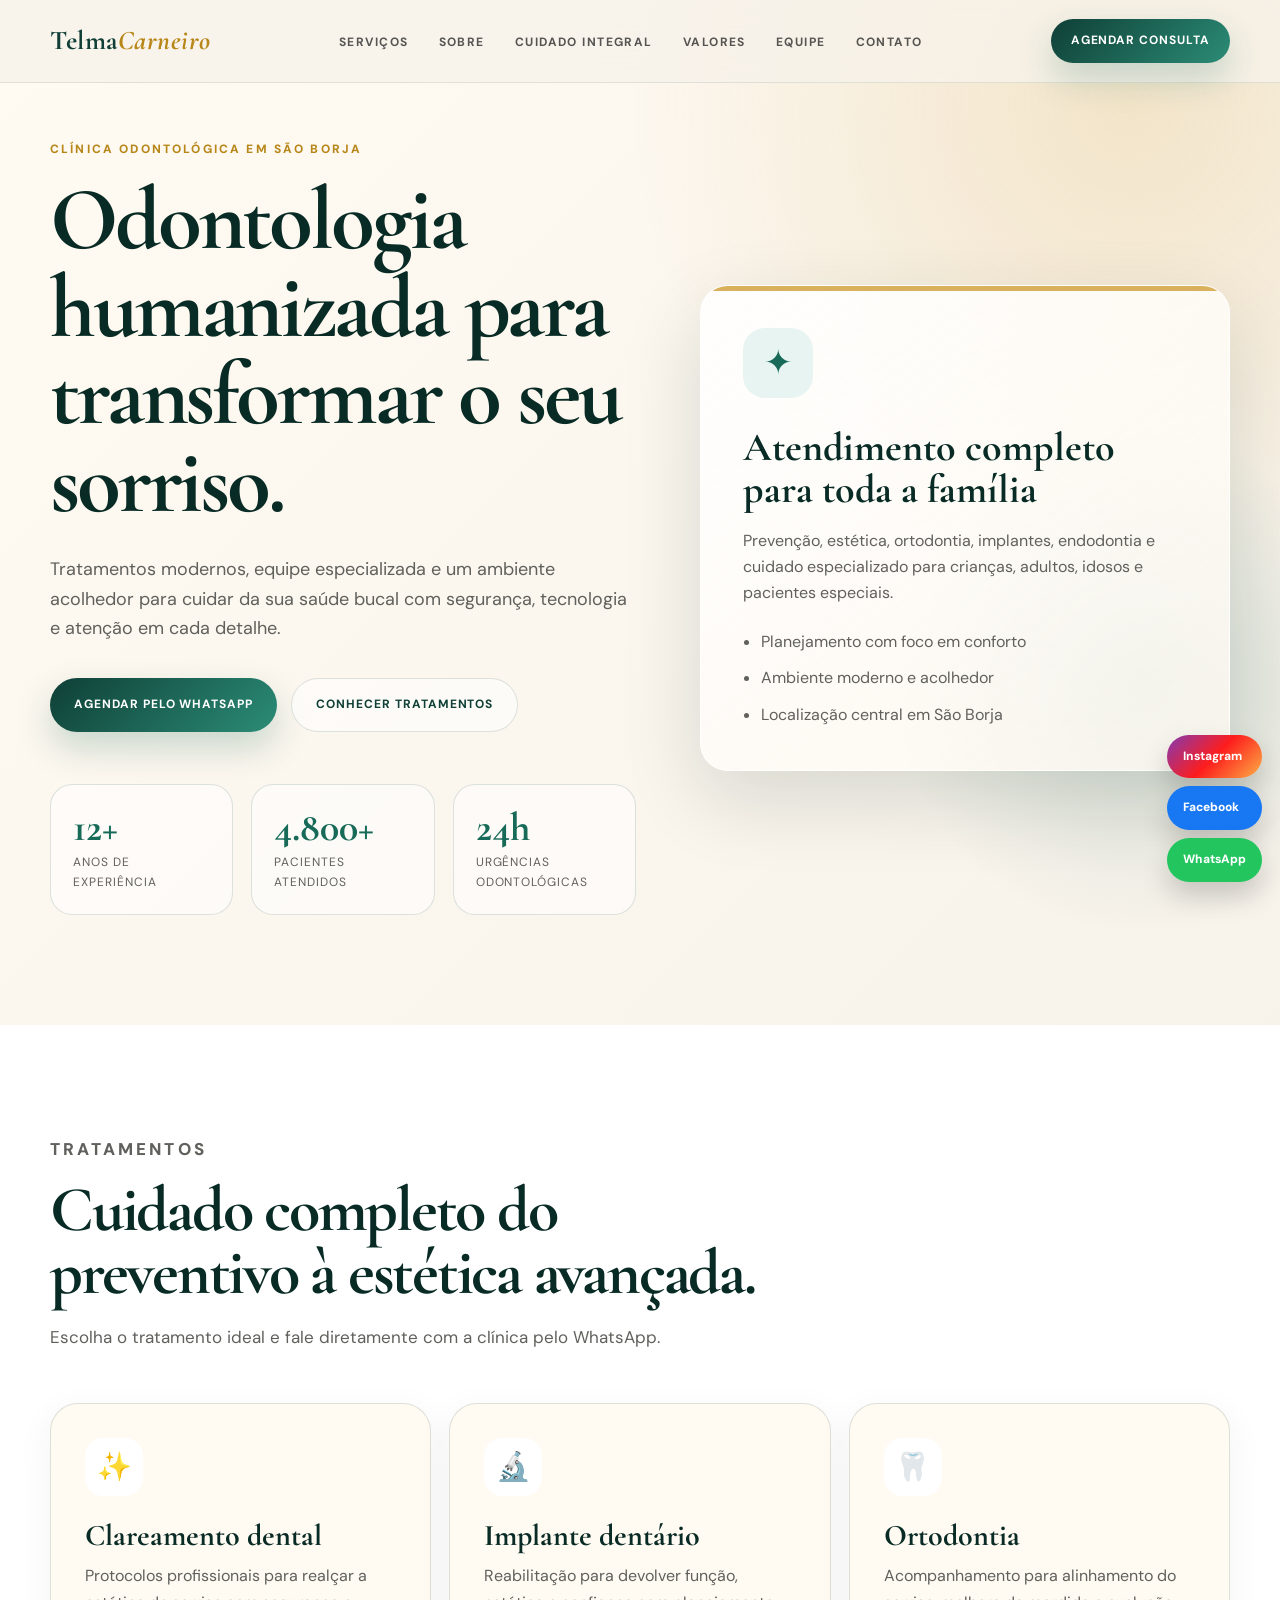
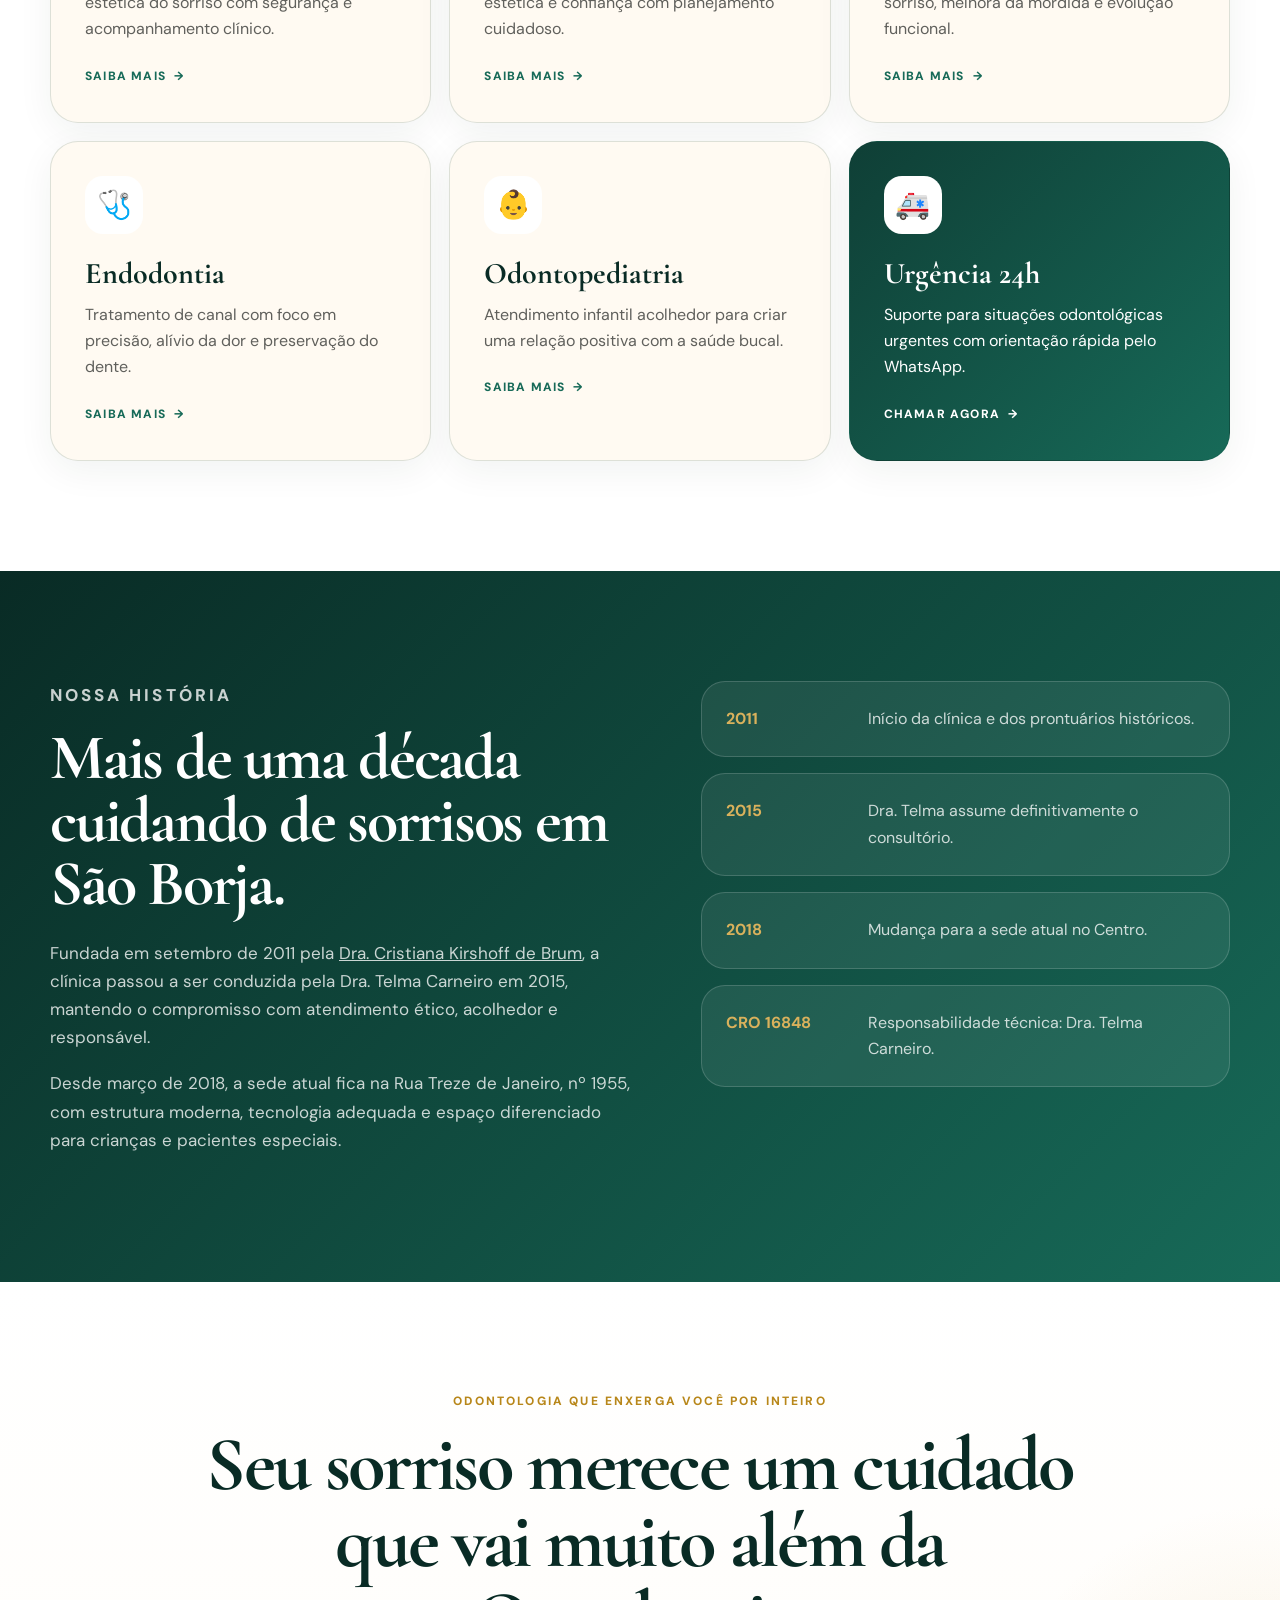
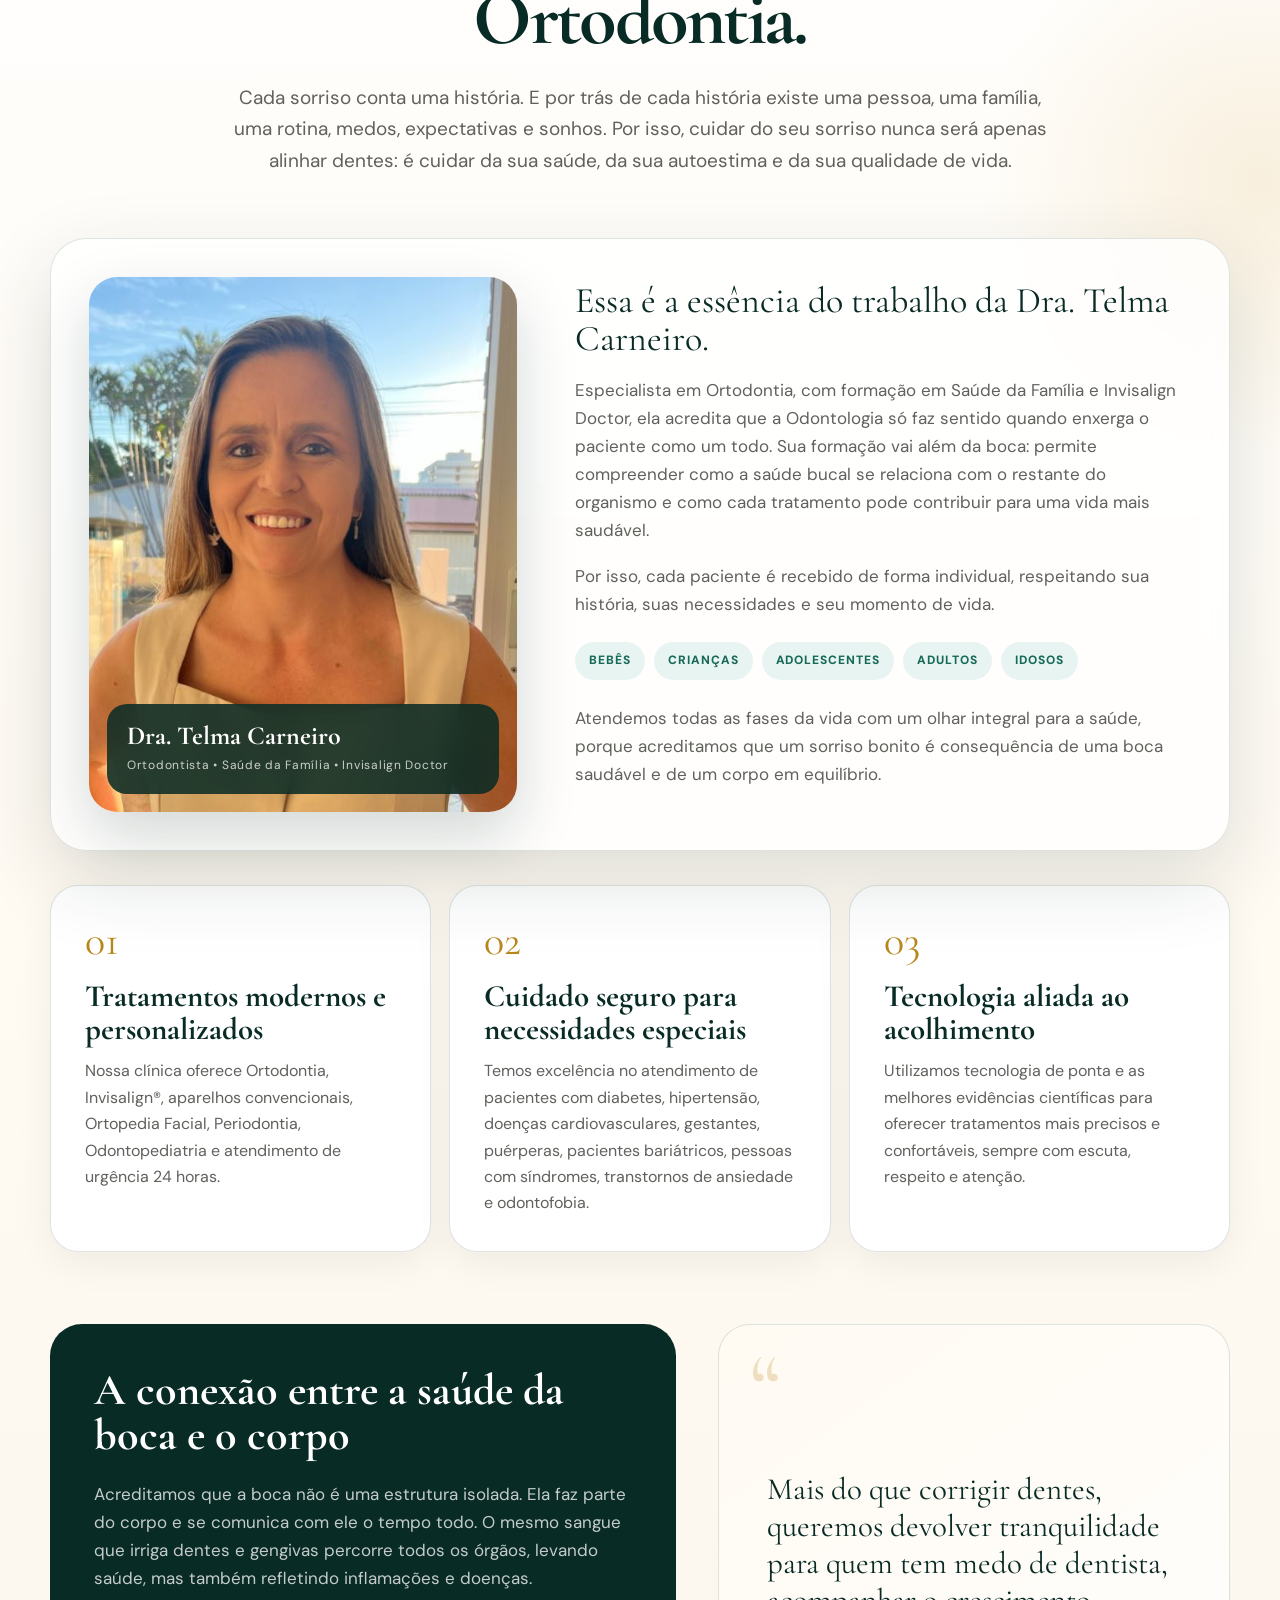
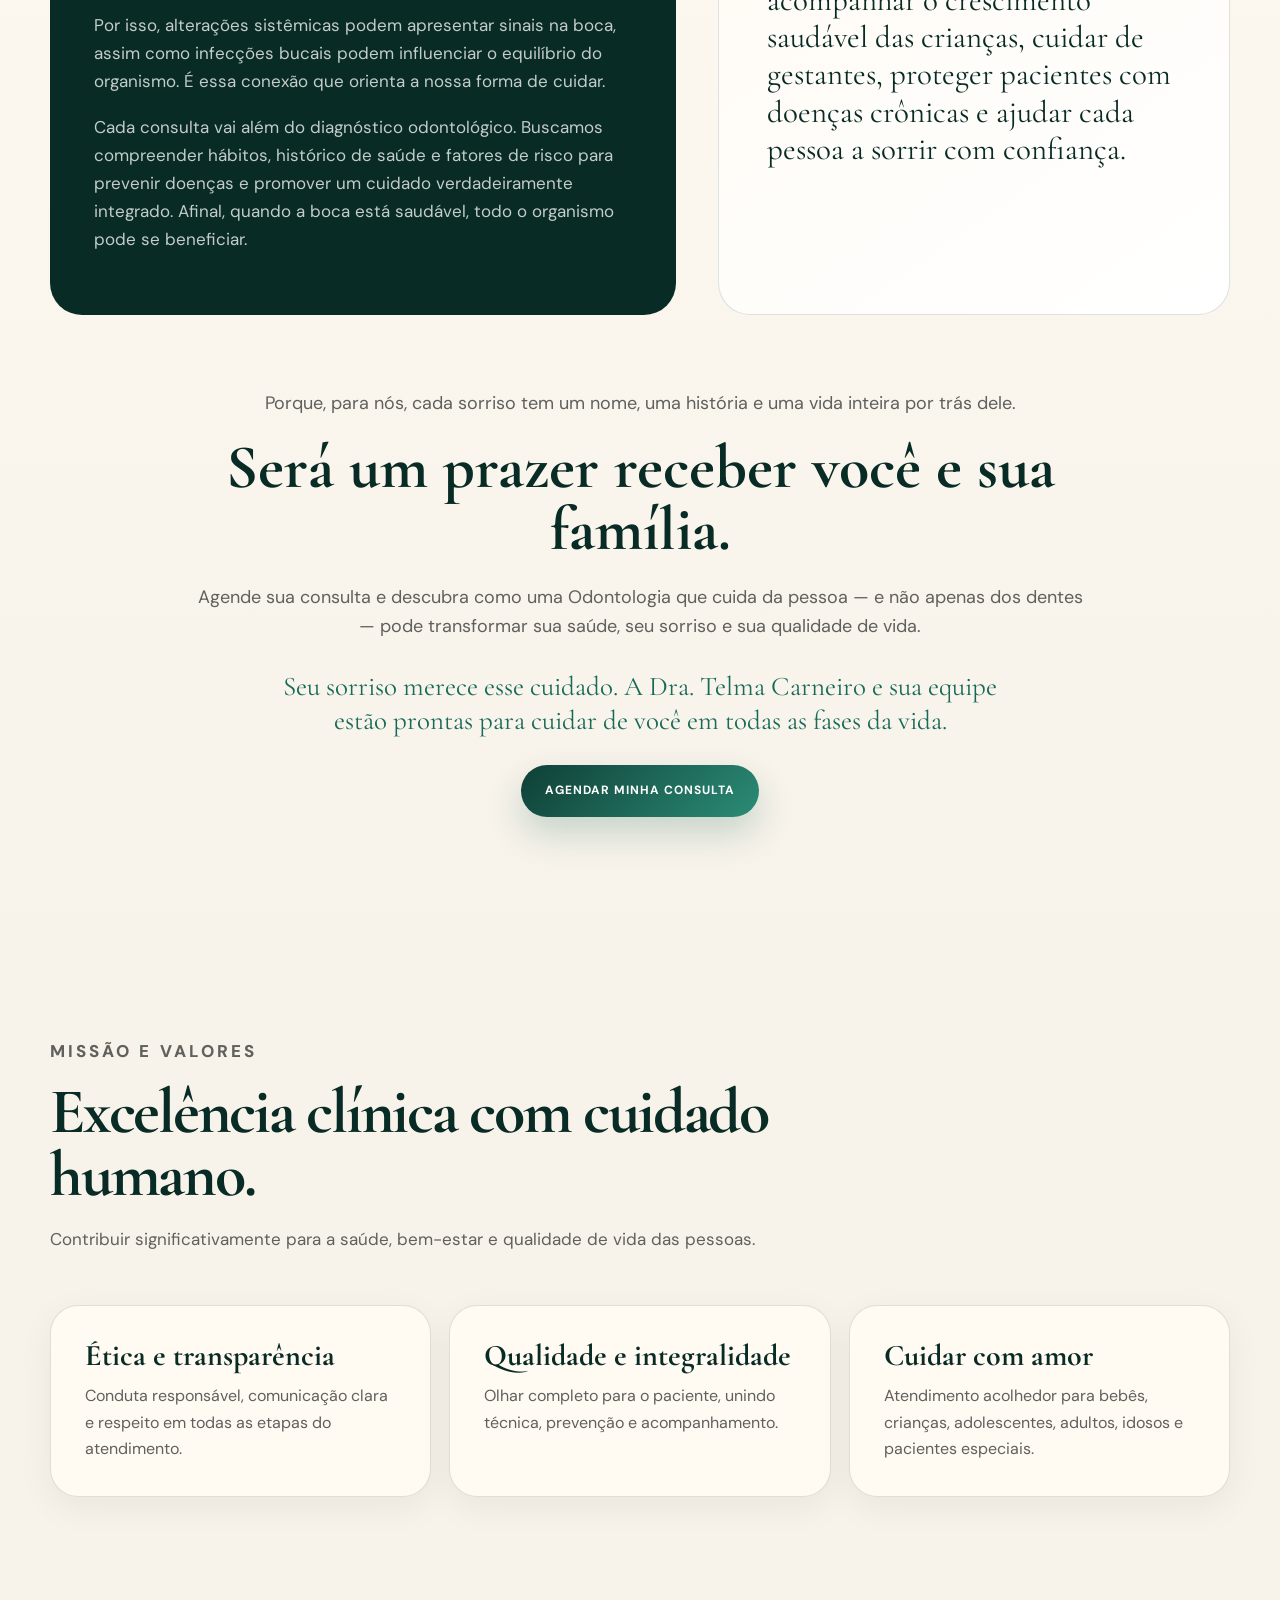
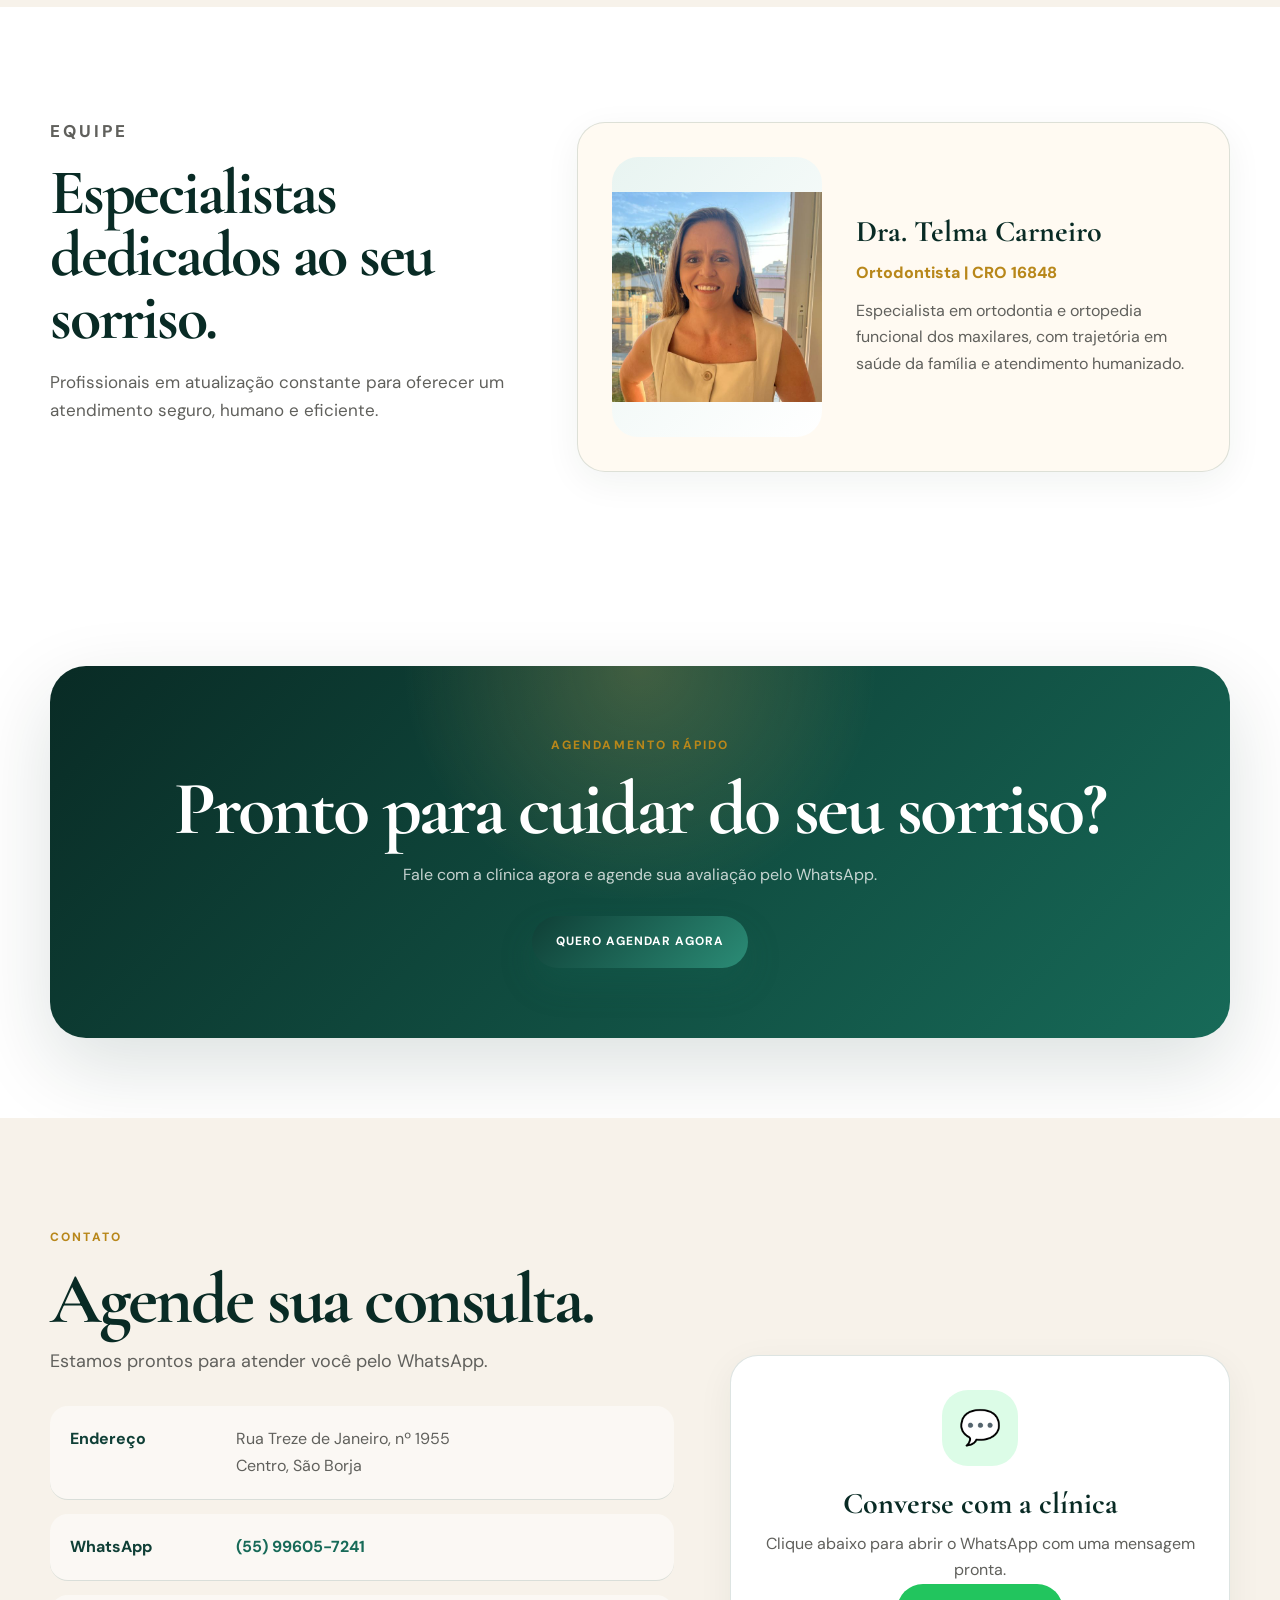
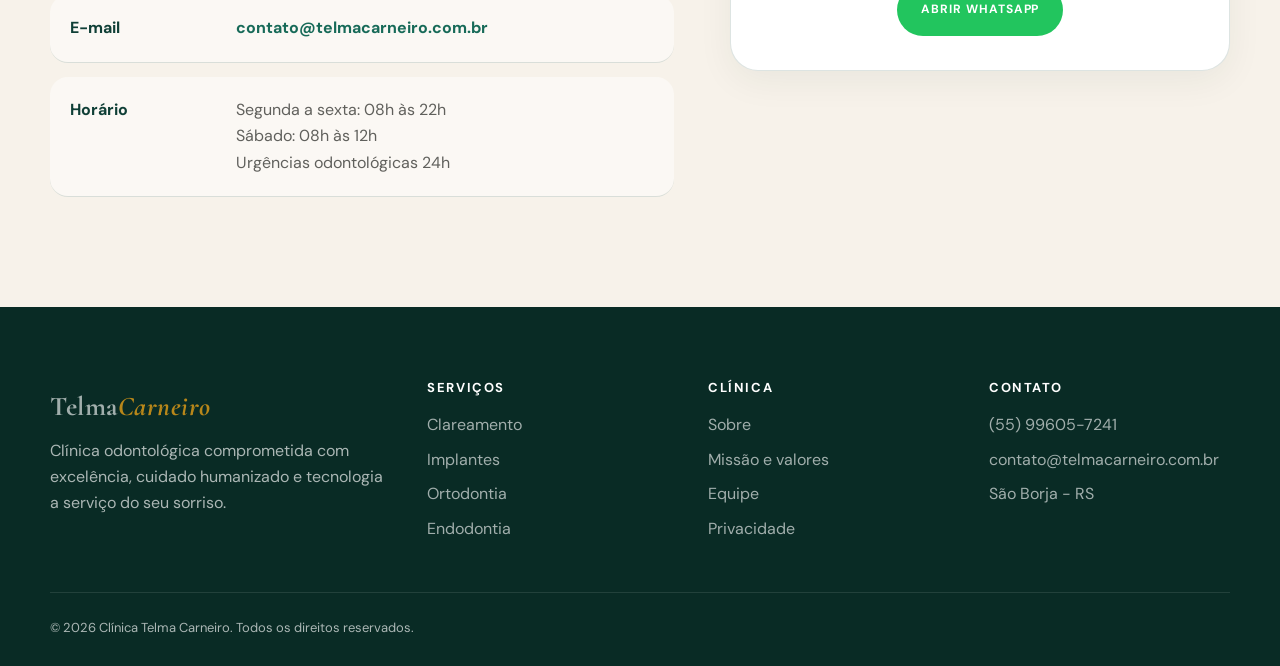
<file: index.html>
<!DOCTYPE html>
<html lang="pt-BR">
<head>
  <meta charset="UTF-8">
  <meta name="viewport" content="width=device-width, initial-scale=1.0">
  <meta name="description" content="Clínica Telma Carneiro em São Borja. Odontologia humanizada, ortodontia, implantes, clareamento, endodontia e atendimento familiar com urgência odontológica 24h.">
  <meta name="theme-color" content="#0f3f36">
  <title>Clínica Telma Carneiro | Odontologia Premium em São Borja</title>
  <link rel="preconnect" href="https://fonts.googleapis.com">
  <link rel="preconnect" href="https://fonts.gstatic.com" crossorigin>
  <link href="https://fonts.googleapis.com/css2?family=Cormorant+Garamond:ital,wght@0,500;0,600;0,700;1,600&family=DM+Sans:wght@400;500;600;700&display=swap" rel="stylesheet">
  <link rel="stylesheet" href="style.css">
</head>
<body>
  <a class="skip-link" href="#conteudo">Pular para o conteúdo</a>

  <header class="site-header" data-header>
    <nav class="navbar" aria-label="Navegação principal">
      <a href="#inicio" class="brand" aria-label="Clínica Telma Carneiro">
        Telma<span>Carneiro</span>
      </a>

      <button class="menu-toggle" type="button" aria-label="Abrir menu" aria-expanded="false" aria-controls="navLinks" data-menu-toggle>
        <span></span><span></span><span></span>
      </button>

      <ul class="nav-links" id="navLinks" data-nav-links>
        <li><a href="#servicos">Serviços</a></li>
        <li><a href="#sobre">Sobre</a></li>
        <li><a href="#cuidado">Cuidado integral</a></li>
        <li><a href="#valores">Valores</a></li>
        <li><a href="#equipe">Equipe</a></li>
        <li><a href="#contato">Contato</a></li>
      </ul>

      <a class="nav-cta" href="https://wa.me/5555996057241?text=Ol%C3%A1!%20Gostaria%20de%20agendar%20uma%20avalia%C3%A7%C3%A3o%20na%20Cl%C3%ADnica%20Telma%20Carneiro." target="_blank" rel="noopener">Agendar consulta</a>
    </nav>
  </header>

  <main id="conteudo">
    <section class="hero section" id="inicio">
      <div class="container hero-grid">
        <div class="hero-copy reveal">
          <p class="eyebrow">Clínica odontológica em São Borja</p>
          <h1>Odontologia humanizada para transformar o seu sorriso.</h1>
          <p class="hero-subtitle">Tratamentos modernos, equipe especializada e um ambiente acolhedor para cuidar da sua saúde bucal com segurança, tecnologia e atenção em cada detalhe.</p>
          <div class="actions">
            <a class="btn btn-primary" href="https://wa.me/5555996057241?text=Ol%C3%A1!%20Gostaria%20de%20agendar%20uma%20avalia%C3%A7%C3%A3o%20na%20Cl%C3%ADnica%20Telma%20Carneiro." target="_blank" rel="noopener">Agendar pelo WhatsApp</a>
            <a class="btn btn-ghost" href="#servicos">Conhecer tratamentos</a>
          </div>
          <dl class="hero-stats" aria-label="Indicadores da clínica">
            <div><dt>12+</dt><dd>Anos de experiência</dd></div>
            <div><dt>4.800+</dt><dd>Pacientes atendidos</dd></div>
            <div><dt>24h</dt><dd>Urgências odontológicas</dd></div>
          </dl>
        </div>

        <aside class="hero-card reveal reveal-delay-1" aria-label="Destaques da clínica">
          <div class="hero-card-icon">✦</div>
          <h2>Atendimento completo para toda a família</h2>
          <p>Prevenção, estética, ortodontia, implantes, endodontia e cuidado especializado para crianças, adultos, idosos e pacientes especiais.</p>
          <ul>
            <li>Planejamento com foco em conforto</li>
            <li>Ambiente moderno e acolhedor</li>
            <li>Localização central em São Borja</li>
          </ul>
        </aside>
      </div>
    </section>

    <section class="section services" id="servicos">
      <div class="container">
        <div class="section-heading reveal">
          <p class="eyebrow">Tratamentos</p>
          <h2>Cuidado completo do preventivo à estética avançada.</h2>
          <p>Escolha o tratamento ideal e fale diretamente com a clínica pelo WhatsApp.</p>
        </div>

        <div class="card-grid services-grid">
          <article class="service-card reveal">
            <span class="service-icon">✨</span>
            <h3>Clareamento dental</h3>
            <p>Protocolos profissionais para realçar a estética do sorriso com segurança e acompanhamento clínico.</p>
            <a href="https://wa.me/5555996057241?text=Ol%C3%A1!%20Tenho%20interesse%20em%20clareamento%20dental." target="_blank" rel="noopener">Saiba mais</a>
          </article>
          <article class="service-card reveal reveal-delay-1">
            <span class="service-icon">🔬</span>
            <h3>Implante dentário</h3>
            <p>Reabilitação para devolver função, estética e confiança com planejamento cuidadoso.</p>
            <a href="https://wa.me/5555996057241?text=Ol%C3%A1!%20Gostaria%20de%20informa%C3%A7%C3%B5es%20sobre%20implantes%20dent%C3%A1rios." target="_blank" rel="noopener">Saiba mais</a>
          </article>
          <article class="service-card reveal reveal-delay-2">
            <span class="service-icon">🦷</span>
            <h3>Ortodontia</h3>
            <p>Acompanhamento para alinhamento do sorriso, melhora da mordida e evolução funcional.</p>
            <a href="https://wa.me/5555996057241?text=Ol%C3%A1!%20Quero%20saber%20mais%20sobre%20ortodontia." target="_blank" rel="noopener">Saiba mais</a>
          </article>
          <article class="service-card reveal">
            <span class="service-icon">🩺</span>
            <h3>Endodontia</h3>
            <p>Tratamento de canal com foco em precisão, alívio da dor e preservação do dente.</p>
            <a href="https://wa.me/5555996057241?text=Ol%C3%A1!%20Preciso%20de%20informa%C3%A7%C3%B5es%20sobre%20tratamento%20de%20canal." target="_blank" rel="noopener">Saiba mais</a>
          </article>
          <article class="service-card reveal reveal-delay-1">
            <span class="service-icon">👶</span>
            <h3>Odontopediatria</h3>
            <p>Atendimento infantil acolhedor para criar uma relação positiva com a saúde bucal.</p>
            <a href="https://wa.me/5555996057241?text=Ol%C3%A1!%20Tenho%20interesse%20em%20atendimento%20odontopedi%C3%A1trico." target="_blank" rel="noopener">Saiba mais</a>
          </article>
          <article class="service-card service-card-featured reveal reveal-delay-2">
            <span class="service-icon">🚑</span>
            <h3>Urgência 24h</h3>
            <p>Suporte para situações odontológicas urgentes com orientação rápida pelo WhatsApp.</p>
            <a href="https://wa.me/5555996057241?text=Ol%C3%A1!%20Preciso%20de%20atendimento%20odontol%C3%B3gico%20de%20urg%C3%AAncia." target="_blank" rel="noopener">Chamar agora</a>
          </article>
        </div>
      </div>
    </section>

    <section class="section about" id="sobre">
      <div class="container split-grid">
        <div class="reveal">
          <p class="eyebrow">Nossa história</p>
          <h2>Mais de uma década cuidando de sorrisos em São Borja.</h2>
          <p>Fundada em setembro de 2011 pela <a href="https://www.escavador.com/sobre/378392087/cristiana-kirchof-de-brum">Dra. Cristiana Kirshoff de Brum</a>, a clínica passou a ser conduzida pela Dra. Telma Carneiro em 2015, mantendo o compromisso com atendimento ético, acolhedor e responsável.</p>
          <p>Desde março de 2018, a sede atual fica na Rua Treze de Janeiro, nº 1955, com estrutura moderna, tecnologia adequada e espaço diferenciado para crianças e pacientes especiais.</p>
        </div>
        <div class="timeline reveal reveal-delay-1">
          <div><strong>2011</strong><span>Início da clínica e dos prontuários históricos.</span></div>
          <div><strong>2015</strong><span>Dra. Telma assume definitivamente o consultório.</span></div>
          <div><strong>2018</strong><span>Mudança para a sede atual no Centro.</span></div>
          <div><strong>CRO 16848</strong><span>Responsabilidade técnica: Dra. Telma Carneiro.</span></div>
        </div>
      </div>
    </section>

    <section class="section integral-care" id="cuidado">
      <div class="container">
        <header class="care-intro reveal">
          <p class="eyebrow">Odontologia que enxerga você por inteiro</p>
          <h2>Seu sorriso merece um cuidado que vai muito além da Ortodontia.</h2>
          <p class="care-lead">Cada sorriso conta uma história. E por trás de cada história existe uma pessoa, uma família, uma rotina, medos, expectativas e sonhos. Por isso, cuidar do seu sorriso nunca será apenas alinhar dentes: é cuidar da sua saúde, da sua autoestima e da sua qualidade de vida.</p>
        </header>

        <div class="care-feature reveal reveal-delay-1">
          <div class="care-photo-wrap">
            <img src="Dra.png" alt="Dra. Telma Carneiro sorrindo" class="care-photo">
            <div class="care-photo-caption">
              <strong>Dra. Telma Carneiro</strong>
              <span>Ortodontista • Saúde da Família • Invisalign Doctor</span>
            </div>
          </div>

          <div class="care-story">
            <p class="care-kicker">Essa é a essência do trabalho da Dra. Telma Carneiro.</p>
            <p>Especialista em Ortodontia, com formação em Saúde da Família e Invisalign Doctor, ela acredita que a Odontologia só faz sentido quando enxerga o paciente como um todo. Sua formação vai além da boca: permite compreender como a saúde bucal se relaciona com o restante do organismo e como cada tratamento pode contribuir para uma vida mais saudável.</p>
            <p>Por isso, cada paciente é recebido de forma individual, respeitando sua história, suas necessidades e seu momento de vida.</p>
            <div class="care-tags" aria-label="Públicos atendidos">
              <span>Bebês</span><span>Crianças</span><span>Adolescentes</span><span>Adultos</span><span>Idosos</span>
            </div>
            <p>Atendemos todas as fases da vida com um olhar integral para a saúde, porque acreditamos que um sorriso bonito é consequência de uma boca saudável e de um corpo em equilíbrio.</p>
          </div>
        </div>

        <div class="care-grid">
          <article class="care-panel reveal">
            <span class="care-number">01</span>
            <h3>Tratamentos modernos e personalizados</h3>
            <p>Nossa clínica oferece Ortodontia, Invisalign®, aparelhos convencionais, Ortopedia Facial, Periodontia, Odontopediatria e atendimento de urgência 24 horas.</p>
          </article>
          <article class="care-panel reveal reveal-delay-1">
            <span class="care-number">02</span>
            <h3>Cuidado seguro para necessidades especiais</h3>
            <p>Temos excelência no atendimento de pacientes com diabetes, hipertensão, doenças cardiovasculares, gestantes, puérperas, pacientes bariátricos, pessoas com síndromes, transtornos de ansiedade e odontofobia.</p>
          </article>
          <article class="care-panel reveal reveal-delay-2">
            <span class="care-number">03</span>
            <h3>Tecnologia aliada ao acolhimento</h3>
            <p>Utilizamos tecnologia de ponta e as melhores evidências científicas para oferecer tratamentos mais precisos e confortáveis, sempre com escuta, respeito e atenção.</p>
          </article>
        </div>

        <div class="care-editorial">
          <div class="care-editorial-main reveal">
            <h3>A conexão entre a saúde da boca e o corpo</h3>
            <p>Acreditamos que a boca não é uma estrutura isolada. Ela faz parte do corpo e se comunica com ele o tempo todo. O mesmo sangue que irriga dentes e gengivas percorre todos os órgãos, levando saúde, mas também refletindo inflamações e doenças.</p>
            <p>Por isso, alterações sistêmicas podem apresentar sinais na boca, assim como infecções bucais podem influenciar o equilíbrio do organismo. É essa conexão que orienta a nossa forma de cuidar.</p>
            <p>Cada consulta vai além do diagnóstico odontológico. Buscamos compreender hábitos, histórico de saúde e fatores de risco para prevenir doenças e promover um cuidado verdadeiramente integrado. Afinal, quando a boca está saudável, todo o organismo pode se beneficiar.</p>
          </div>

          <aside class="care-quote reveal reveal-delay-1">
            <span class="quote-mark">“</span>
            <blockquote>Mais do que corrigir dentes, queremos devolver tranquilidade para quem tem medo de dentista, acompanhar o crescimento saudável das crianças, cuidar de gestantes, proteger pacientes com doenças crônicas e ajudar cada pessoa a sorrir com confiança.</blockquote>
          </aside>
        </div>

        <div class="care-closing reveal">
          <p>Porque, para nós, cada sorriso tem um nome, uma história e uma vida inteira por trás dele.</p>
          <h3>Será um prazer receber você e sua família.</h3>
          <p>Agende sua consulta e descubra como uma Odontologia que cuida da pessoa — e não apenas dos dentes — pode transformar sua saúde, seu sorriso e sua qualidade de vida.</p>
          <p class="care-signature">Seu sorriso merece esse cuidado. A Dra. Telma Carneiro e sua equipe estão prontas para cuidar de você em todas as fases da vida.</p>
          <a class="btn btn-primary" href="https://wa.me/5555996057241?text=Ol%C3%A1!%20Gostaria%20de%20agendar%20uma%20consulta%20com%20a%20Dra.%20Telma%20Carneiro." target="_blank" rel="noopener">Agendar minha consulta</a>
        </div>
      </div>
    </section>

    <section class="section values" id="valores">
      <div class="container">
        <div class="section-heading reveal">
          <p class="eyebrow">Missão e valores</p>
          <h2>Excelência clínica com cuidado humano.</h2>
          <p>Contribuir significativamente para a saúde, bem-estar e qualidade de vida das pessoas.</p>
        </div>
        <div class="value-grid">
          <article class="value-card reveal"><h3>Ética e transparência</h3><p>Conduta responsável, comunicação clara e respeito em todas as etapas do atendimento.</p></article>
          <article class="value-card reveal reveal-delay-1"><h3>Qualidade e integralidade</h3><p>Olhar completo para o paciente, unindo técnica, prevenção e acompanhamento.</p></article>
          <article class="value-card reveal reveal-delay-2"><h3>Cuidar com amor</h3><p>Atendimento acolhedor para bebês, crianças, adolescentes, adultos, idosos e pacientes especiais.</p></article>
        </div>
      </div>
    </section>

    <section class="section team" id="equipe">
      <div class="container team-layout">
        <div class="section-heading reveal">
          <p class="eyebrow">Equipe</p>
          <h2>Especialistas dedicados ao seu sorriso.</h2>
          <p>Profissionais em atualização constante para oferecer um atendimento seguro, humano e eficiente.</p>
        </div>
        <article class="doctor-card reveal reveal-delay-1">
          <div class="doctor-photo" aria-hidden="true"><img src="Dra.png" alt="Dra. Telma Carneiro"></div>
          <div>
            <h3>Dra. Telma Carneiro</h3>
            <p class="role">Ortodontista | CRO 16848</p>
            <p>Especialista em ortodontia e ortopedia funcional dos maxilares, com trajetória em saúde da família e atendimento humanizado.</p>
          </div>
        </article>
      </div>
    </section>

    <section class="cta-section reveal" aria-label="Chamada para ação">
      <div class="container cta-box">
        <p class="eyebrow">Agendamento rápido</p>
        <h2>Pronto para cuidar do seu sorriso?</h2>
        <p>Fale com a clínica agora e agende sua avaliação pelo WhatsApp.</p>
        <a class="btn btn-primary" href="https://wa.me/5555996057241?text=Ol%C3%A1!%20Gostaria%20de%20agendar%20uma%20avalia%C3%A7%C3%A3o%20na%20Cl%C3%ADnica%20Telma%20Carneiro." target="_blank" rel="noopener">Quero agendar agora</a>
      </div>
    </section>

    <section class="section contact" id="contato">
      <div class="container contact-grid">
        <div class="reveal">
          <p class="eyebrow">Contato</p>
          <h2>Agende sua consulta.</h2>
          <p class="contact-lead">Estamos prontos para atender você pelo WhatsApp.</p>
          <div class="contact-list">
            <div><strong>Endereço</strong><span>Rua Treze de Janeiro, nº 1955<br>Centro, São Borja</span></div>
            <div><strong>WhatsApp</strong><span><a href="tel:+5555996057241">(55) 99605-7241</a></span></div>
            <div><strong>E-mail</strong><span><a href="mailto:contato@telmacarneiro.com.br">contato@telmacarneiro.com.br</a></span></div>
            <div><strong>Horário</strong><span>Segunda a sexta: 08h às 22h<br>Sábado: 08h às 12h<br>Urgências odontológicas 24h</span></div>
          </div>
        </div>
        <div class="whatsapp-panel reveal reveal-delay-1">
          <span class="whatsapp-badge">💬</span>
          <h3>Converse com a clínica</h3>
          <p>Clique abaixo para abrir o WhatsApp com uma mensagem pronta.</p>
          <a class="btn btn-whatsapp" href="https://wa.me/5555996057241?text=Ol%C3%A1!%20Gostaria%20de%20agendar%20uma%20avalia%C3%A7%C3%A3o%20na%20Cl%C3%ADnica%20Telma%20Carneiro." target="_blank" rel="noopener">Abrir WhatsApp</a>
        </div>
      </div>
    </section>
  </main>

  <footer class="footer">
    <div class="container footer-grid">
      <div>
        <a href="#inicio" class="brand footer-brand">Telma<span>Carneiro</span></a>
        <p>Clínica odontológica comprometida com excelência, cuidado humanizado e tecnologia a serviço do seu sorriso.</p>
      </div>
      <div><h3>Serviços</h3><a href="#servicos">Clareamento</a><a href="#servicos">Implantes</a><a href="#servicos">Ortodontia</a><a href="#servicos">Endodontia</a></div>
      <div><h3>Clínica</h3><a href="#sobre">Sobre</a><a href="#valores">Missão e valores</a><a href="#equipe">Equipe</a><a href="privacidade.html">Privacidade</a></div>
      <div><h3>Contato</h3><a href="tel:+5555996057241">(55) 99605-7241</a><a href="mailto:contato@telmacarneiro.com.br">contato@telmacarneiro.com.br</a><a href="#contato">São Borja - RS</a></div>
    </div>
    <div class="container footer-bottom"><span>© 2026 Clínica Telma Carneiro. Todos os direitos reservados.</span></div>
  </footer>

  <div class="social-float" aria-label="Acesso rápido">
    <a href="https://www.instagram.com/telmacarneirodentista" target="_blank" rel="noopener" aria-label="Instagram">Instagram</a>
    <a href="https://www.facebook.com/TelmaCarneiro" target="_blank" rel="noopener" aria-label="Facebook">Facebook</a>
    <a href="https://wa.me/5555996057241" target="_blank" rel="noopener" aria-label="WhatsApp">WhatsApp</a>
  </div>

  <script src="main.js" defer></script>
</body>
</html>
</file>
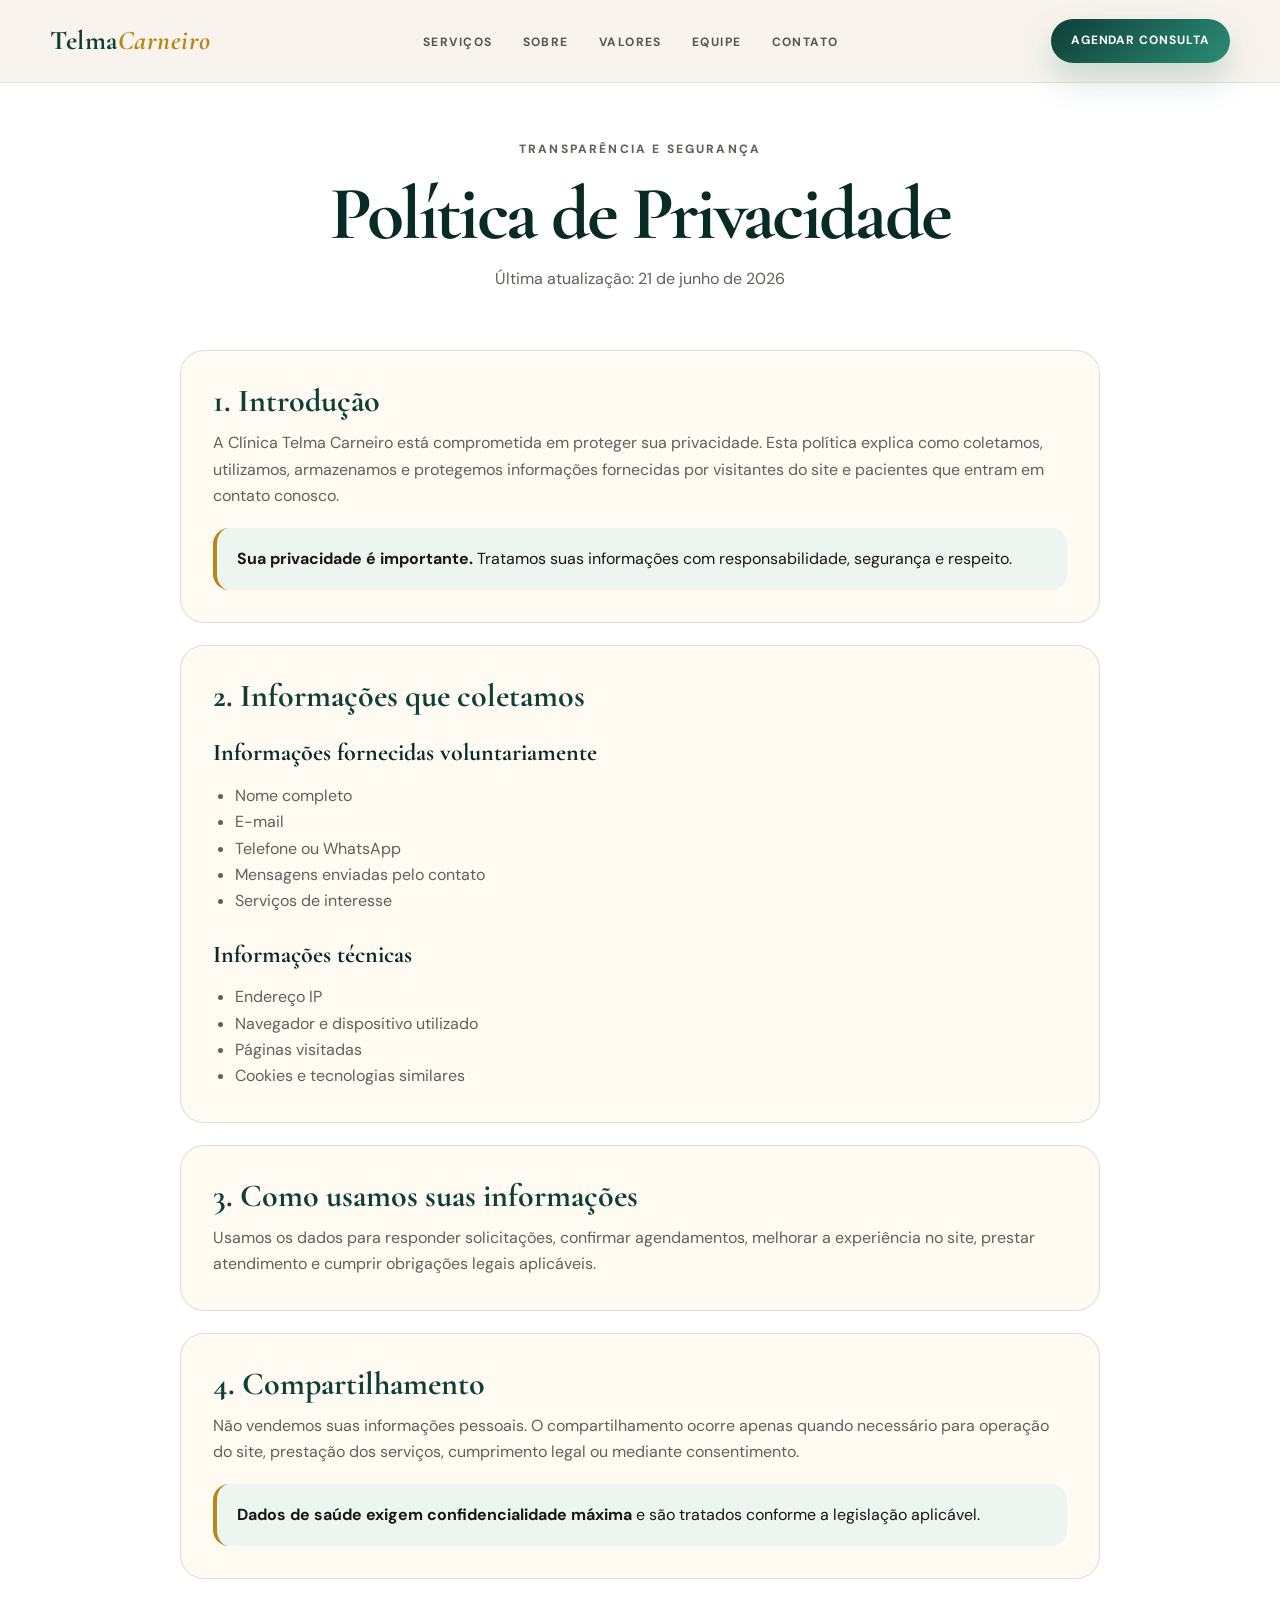
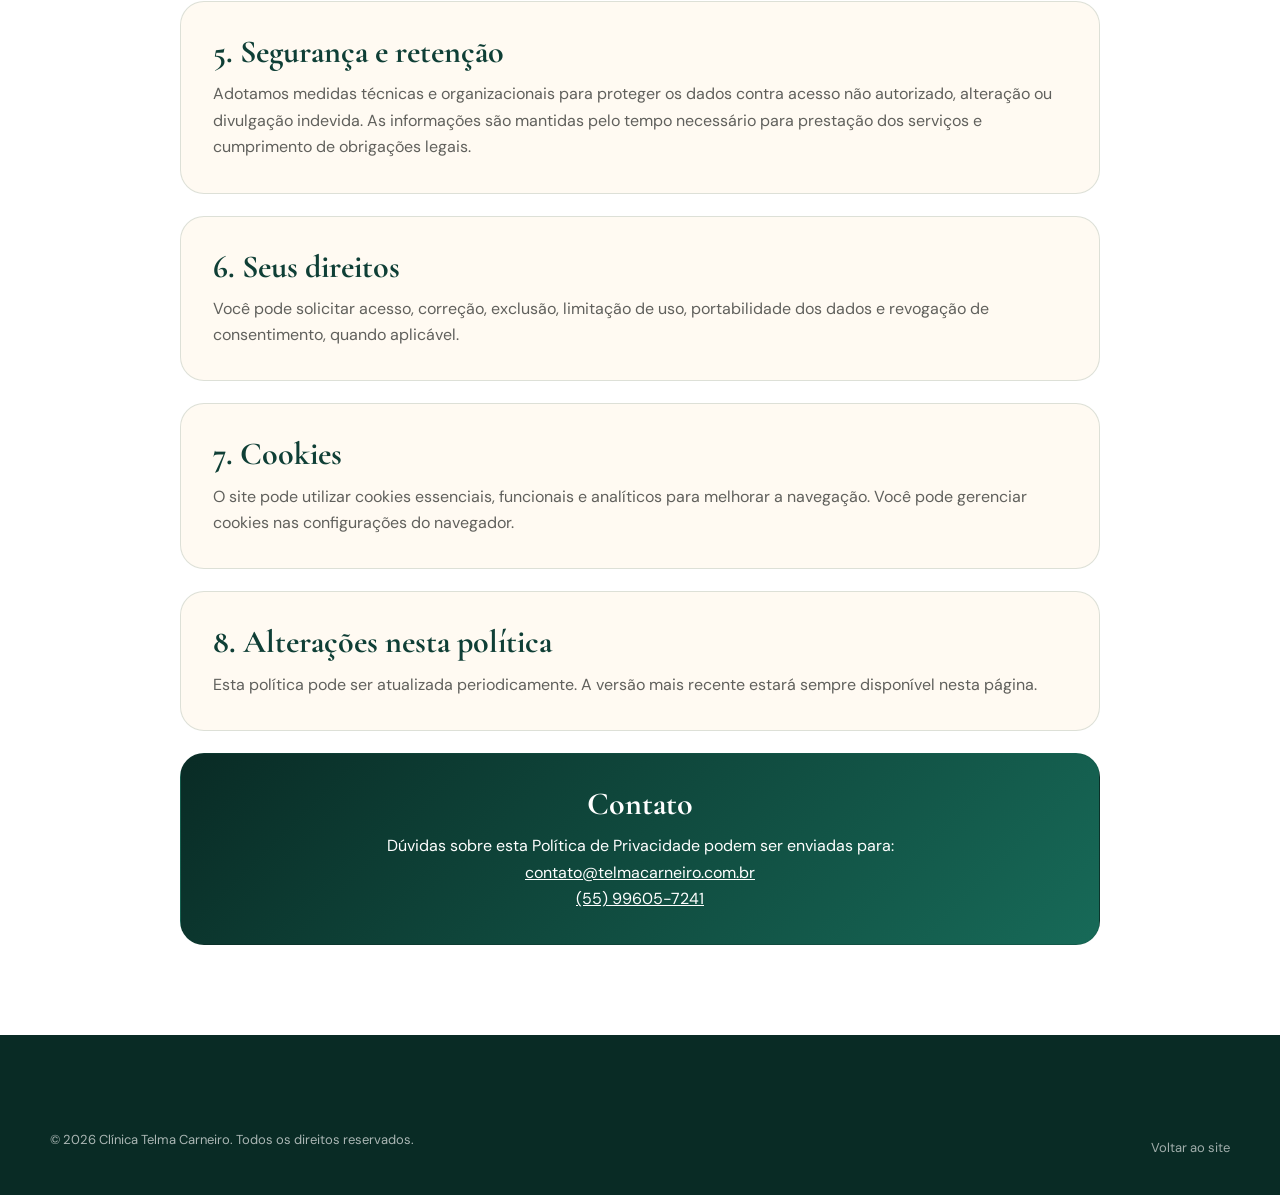
<file: privacidade.html>
<!DOCTYPE html>
<html lang="pt-BR">
<head>
  <meta charset="UTF-8">
  <meta name="viewport" content="width=device-width, initial-scale=1.0">
  <meta name="description" content="Política de Privacidade da Clínica Telma Carneiro.">
  <meta name="theme-color" content="#0f3f36">
  <title>Política de Privacidade | Clínica Telma Carneiro</title>
  <link rel="preconnect" href="https://fonts.googleapis.com">
  <link rel="preconnect" href="https://fonts.gstatic.com" crossorigin>
  <link href="https://fonts.googleapis.com/css2?family=Cormorant+Garamond:ital,wght@0,500;0,600;0,700;1,600&family=DM+Sans:wght@400;500;600;700&display=swap" rel="stylesheet">
  <link rel="stylesheet" href="style.css">
  <style>
    .privacy-page{padding:140px 0 90px;background:#fff}.privacy-shell{max-width:920px}.privacy-hero{text-align:center;margin-bottom:58px}.privacy-hero h1{font-family:var(--serif);font-size:clamp(44px,7vw,76px);line-height:1;color:var(--teal-950);letter-spacing:-.035em;margin-bottom:14px}.privacy-hero p{color:var(--muted)}.privacy-content{display:grid;gap:22px}.privacy-section{padding:32px;border:1px solid var(--line);border-radius:24px;background:var(--cream-2)}.privacy-section h2{font-family:var(--serif);font-size:32px;color:var(--teal-900);line-height:1.1;margin-bottom:12px}.privacy-section h3{font-family:var(--serif);font-size:24px;color:var(--teal-950);margin:20px 0 8px}.privacy-section p,.privacy-section li{color:var(--muted)}.privacy-section ul{padding-left:22px;margin-top:10px}.privacy-highlight{padding:18px 20px;margin-top:18px;border-left:4px solid var(--gold-600);background:rgba(232,244,241,.8);border-radius:16px}.privacy-contact{text-align:center;background:linear-gradient(135deg,var(--teal-950),var(--teal-700));color:#fff}.privacy-contact h2,.privacy-contact p,.privacy-contact a{color:#fff}@media(max-width:640px){.privacy-page{padding-top:110px}.privacy-section{padding:24px}}
  </style>
</head>
<body>
  <a class="skip-link" href="#conteudo">Pular para o conteúdo</a>

  <header class="site-header" data-header>
    <nav class="navbar" aria-label="Navegação principal">
      <a href="index.html#inicio" class="brand">Telma<span>Carneiro</span></a>
      <button class="menu-toggle" type="button" aria-label="Abrir menu" aria-expanded="false" aria-controls="navLinks" data-menu-toggle><span></span><span></span><span></span></button>
      <ul class="nav-links" id="navLinks" data-nav-links>
        <li><a href="index.html#servicos">Serviços</a></li>
        <li><a href="index.html#sobre">Sobre</a></li>
        <li><a href="index.html#valores">Valores</a></li>
        <li><a href="index.html#equipe">Equipe</a></li>
        <li><a href="index.html#contato">Contato</a></li>
      </ul>
      <a class="nav-cta" href="https://wa.me/5555996057241?text=Ol%C3%A1!%20Gostaria%20de%20agendar%20uma%20avalia%C3%A7%C3%A3o%20na%20Cl%C3%ADnica%20Telma%20Carneiro." target="_blank" rel="noopener">Agendar consulta</a>
    </nav>
  </header>

  <main id="conteudo" class="privacy-page">
    <div class="container privacy-shell">
      <header class="privacy-hero reveal">
        <p class="eyebrow">Transparência e segurança</p>
        <h1>Política de Privacidade</h1>
        <p>Última atualização: 21 de junho de 2026</p>
      </header>

      <div class="privacy-content">
        <section class="privacy-section reveal">
          <h2>1. Introdução</h2>
          <p>A Clínica Telma Carneiro está comprometida em proteger sua privacidade. Esta política explica como coletamos, utilizamos, armazenamos e protegemos informações fornecidas por visitantes do site e pacientes que entram em contato conosco.</p>
          <div class="privacy-highlight"><strong>Sua privacidade é importante.</strong> Tratamos suas informações com responsabilidade, segurança e respeito.</div>
        </section>

        <section class="privacy-section reveal">
          <h2>2. Informações que coletamos</h2>
          <h3>Informações fornecidas voluntariamente</h3>
          <ul><li>Nome completo</li><li>E-mail</li><li>Telefone ou WhatsApp</li><li>Mensagens enviadas pelo contato</li><li>Serviços de interesse</li></ul>
          <h3>Informações técnicas</h3>
          <ul><li>Endereço IP</li><li>Navegador e dispositivo utilizado</li><li>Páginas visitadas</li><li>Cookies e tecnologias similares</li></ul>
        </section>

        <section class="privacy-section reveal">
          <h2>3. Como usamos suas informações</h2>
          <p>Usamos os dados para responder solicitações, confirmar agendamentos, melhorar a experiência no site, prestar atendimento e cumprir obrigações legais aplicáveis.</p>
        </section>

        <section class="privacy-section reveal">
          <h2>4. Compartilhamento</h2>
          <p>Não vendemos suas informações pessoais. O compartilhamento ocorre apenas quando necessário para operação do site, prestação dos serviços, cumprimento legal ou mediante consentimento.</p>
          <div class="privacy-highlight"><strong>Dados de saúde exigem confidencialidade máxima</strong> e são tratados conforme a legislação aplicável.</div>
        </section>

        <section class="privacy-section reveal">
          <h2>5. Segurança e retenção</h2>
          <p>Adotamos medidas técnicas e organizacionais para proteger os dados contra acesso não autorizado, alteração ou divulgação indevida. As informações são mantidas pelo tempo necessário para prestação dos serviços e cumprimento de obrigações legais.</p>
        </section>

        <section class="privacy-section reveal">
          <h2>6. Seus direitos</h2>
          <p>Você pode solicitar acesso, correção, exclusão, limitação de uso, portabilidade dos dados e revogação de consentimento, quando aplicável.</p>
        </section>

        <section class="privacy-section reveal">
          <h2>7. Cookies</h2>
          <p>O site pode utilizar cookies essenciais, funcionais e analíticos para melhorar a navegação. Você pode gerenciar cookies nas configurações do navegador.</p>
        </section>

        <section class="privacy-section reveal">
          <h2>8. Alterações nesta política</h2>
          <p>Esta política pode ser atualizada periodicamente. A versão mais recente estará sempre disponível nesta página.</p>
        </section>

        <section class="privacy-section privacy-contact reveal">
          <h2>Contato</h2>
          <p>Dúvidas sobre esta Política de Privacidade podem ser enviadas para:</p>
          <p><a href="mailto:contato@telmacarneiro.com.br">contato@telmacarneiro.com.br</a><br><a href="tel:+5555996057241">(55) 99605-7241</a></p>
        </section>
      </div>
    </div>
  </main>

  <footer class="footer">
    <div class="container footer-bottom"><span>© 2026 Clínica Telma Carneiro. Todos os direitos reservados.</span><a href="index.html">Voltar ao site</a></div>
  </footer>

  <script src="main.js" defer></script>
</body>
</html>
</file>
<file: style.css>
:root{
  --teal-950:#092b25;--teal-900:#0f3f36;--teal-700:#176a58;--teal-500:#2b8c76;--teal-100:#e8f4f1;
  --gold-600:#b8871a;--gold-400:#d9b15c;--cream:#f7f2ea;--cream-2:#fffaf2;--white:#fff;
  --ink:#171717;--muted:#60605c;--line:rgba(15,63,54,.14);--shadow:0 28px 80px rgba(9,43,37,.14);
  --serif:'Cormorant Garamond',Georgia,serif;--sans:'DM Sans',Arial,sans-serif;--radius:28px;
}
*{box-sizing:border-box;margin:0;padding:0}html{scroll-behavior:smooth}body{font-family:var(--sans);background:var(--cream);color:var(--ink);line-height:1.65;overflow-x:hidden}a{color:inherit}img{max-width:100%;display:block}.skip-link{position:absolute;left:-999px;top:12px;background:var(--teal-900);color:#fff;padding:10px 14px;border-radius:10px;z-index:999}.skip-link:focus{left:12px}.container{width:min(1180px,calc(100% - 40px));margin-inline:auto}.section{padding:110px 0}.site-header{position:fixed;inset:0 0 auto;z-index:100;background:rgba(247,242,234,.82);backdrop-filter:blur(18px);border-bottom:1px solid rgba(15,63,54,.1);transition:.25s}.site-header.is-scrolled{background:rgba(255,250,242,.95);box-shadow:0 14px 40px rgba(9,43,37,.08)}.navbar{height:82px;width:min(1180px,calc(100% - 40px));margin:auto;display:flex;align-items:center;justify-content:space-between;gap:26px}.brand{font-family:var(--serif);font-size:27px;font-weight:700;text-decoration:none;color:var(--teal-900);letter-spacing:.02em}.brand span{color:var(--gold-600);font-style:italic}.nav-links{display:flex;align-items:center;gap:30px;list-style:none}.nav-links a{font-size:12px;font-weight:700;letter-spacing:.12em;text-transform:uppercase;text-decoration:none;color:rgba(23,23,23,.72);transition:.2s}.nav-links a:hover,.nav-links a.is-active{color:var(--teal-700)}.nav-cta,.btn{display:inline-flex;align-items:center;justify-content:center;gap:10px;border:0;text-decoration:none;font-weight:700;letter-spacing:.08em;text-transform:uppercase;font-size:12px;border-radius:999px;transition:.22s}.nav-cta,.btn-primary{background:linear-gradient(135deg,var(--teal-900),var(--teal-500));color:#fff;box-shadow:0 16px 34px rgba(23,106,88,.22)}.nav-cta{padding:12px 20px}.btn{padding:16px 24px}.btn:hover,.nav-cta:hover{transform:translateY(-2px);box-shadow:0 22px 42px rgba(23,106,88,.28)}.btn-ghost{background:rgba(255,255,255,.55);border:1px solid var(--line);color:var(--teal-900)}.btn-whatsapp{background:#22c55e;color:#fff}.menu-toggle{display:none;width:46px;height:46px;border:1px solid var(--line);border-radius:50%;background:rgba(255,255,255,.7)}.menu-toggle span{display:block;width:18px;height:2px;background:var(--teal-900);margin:4px auto;border-radius:999px;transition:.2s}.hero{min-height:100svh;display:flex;align-items:center;padding-top:140px;position:relative;background:radial-gradient(circle at 88% 10%,rgba(217,177,92,.25),transparent 34%),linear-gradient(135deg,var(--cream-2),var(--cream))}.hero:before{content:"";position:absolute;inset:auto -120px 8% auto;width:520px;height:520px;border-radius:50%;background:radial-gradient(circle,rgba(23,106,88,.16),transparent 68%)}.hero-grid{display:grid;grid-template-columns:1.05fr .95fr;gap:64px;align-items:center;position:relative}.eyebrow{color:var(--gold-600);text-transform:uppercase;letter-spacing:.18em;font-size:12px;font-weight:800;margin-bottom:16px}.hero h1,.section-heading h2,.about h2,.contact h2,.cta-box h2{font-family:var(--serif);font-weight:700;line-height:.98;letter-spacing:-.035em;color:var(--teal-950)}.hero h1{font-size:clamp(48px,7vw,94px);max-width:780px}.hero-subtitle{font-size:18px;color:var(--muted);max-width:610px;margin:28px 0 34px}.actions{display:flex;gap:14px;flex-wrap:wrap}.hero-stats{margin-top:52px;display:grid;grid-template-columns:repeat(3,1fr);gap:18px}.hero-stats div{padding:22px;border:1px solid var(--line);border-radius:22px;background:rgba(255,255,255,.54)}.hero-stats dt{font-family:var(--serif);font-size:40px;font-weight:700;color:var(--teal-700);line-height:1}.hero-stats dd{font-size:12px;text-transform:uppercase;letter-spacing:.08em;color:var(--muted);margin-top:6px}.hero-card{border:1px solid rgba(255,255,255,.75);background:linear-gradient(145deg,rgba(255,255,255,.9),rgba(255,250,242,.7));border-radius:var(--radius);padding:42px;box-shadow:var(--shadow);position:relative;overflow:hidden}.hero-card:before{content:"";position:absolute;inset:0;border-top:5px solid var(--gold-400)}.hero-card-icon{width:70px;height:70px;border-radius:22px;background:var(--teal-100);display:grid;place-items:center;color:var(--teal-700);font-size:34px;margin-bottom:28px}.hero-card h2{font-family:var(--serif);font-size:40px;line-height:1.05;color:var(--teal-950);margin-bottom:18px}.hero-card p,.hero-card li{color:var(--muted)}.hero-card ul{margin-top:22px;display:grid;gap:10px;padding-left:18px}.section-heading{max-width:760px;margin-bottom:52px}.section-heading h2{font-size:clamp(38px,5vw,64px);margin-bottom:18px}.section-heading p{color:var(--muted);font-size:17px}.services{background:#fff}.card-grid{display:grid;grid-template-columns:repeat(3,1fr);gap:18px}.service-card,.value-card,.doctor-card,.whatsapp-panel{background:var(--cream-2);border:1px solid var(--line);border-radius:var(--radius);padding:34px;box-shadow:0 10px 36px rgba(9,43,37,.06);transition:.25s}.service-card:hover,.value-card:hover,.doctor-card:hover,.whatsapp-panel:hover{transform:translateY(-6px);box-shadow:var(--shadow)}.service-card-featured{background:linear-gradient(135deg,var(--teal-900),var(--teal-700));color:#fff}.service-icon{width:58px;height:58px;border-radius:18px;background:#fff;display:grid;place-items:center;font-size:28px;margin-bottom:24px}.service-card h3,.value-card h3,.doctor-card h3,.whatsapp-panel h3{font-family:var(--serif);font-size:30px;line-height:1.05;margin-bottom:12px;color:var(--teal-950)}.service-card p,.value-card p,.doctor-card p,.whatsapp-panel p{color:var(--muted)}.service-card a{display:inline-flex;margin-top:24px;text-decoration:none;text-transform:uppercase;letter-spacing:.1em;font-size:12px;font-weight:800;color:var(--teal-700)}.service-card a:after{content:"→";margin-left:8px}.service-card-featured h3,.service-card-featured p,.service-card-featured a{color:#fff}.about{background:linear-gradient(135deg,var(--teal-950),var(--teal-700));color:#fff}.split-grid{display:grid;grid-template-columns:1fr .9fr;gap:64px;align-items:start}.about h2{color:#fff;font-size:clamp(40px,5vw,66px);margin-bottom:24px}.about p{color:rgba(255,255,255,.78);font-size:17px;margin-bottom:18px}.timeline{display:grid;gap:16px}.timeline div{display:grid;grid-template-columns:120px 1fr;gap:22px;padding:24px;border:1px solid rgba(255,255,255,.16);border-radius:24px;background:rgba(255,255,255,.07)}.timeline strong{color:var(--gold-400)}.timeline span{color:rgba(255,255,255,.78)}.values{background:var(--cream)}.value-grid{display:grid;grid-template-columns:repeat(3,1fr);gap:18px}.team{background:#fff}.team-layout{display:grid;grid-template-columns:.85fr 1.15fr;gap:44px;align-items:center}.doctor-card{display:grid;grid-template-columns:210px 1fr;gap:34px;align-items:center}.doctor-photo{height:280px;border-radius:26px;background:linear-gradient(135deg,var(--teal-100),#fff);display:grid;place-items:center;font-size:86px}.role{color:var(--gold-600)!important;font-weight:800;margin-bottom:12px}.cta-section{padding:80px 0;background:#fff}.cta-box{text-align:center;background:radial-gradient(circle at 50% 0,rgba(217,177,92,.25),transparent 34%),linear-gradient(135deg,var(--teal-950),var(--teal-700));color:#fff;border-radius:36px;padding:70px 28px;box-shadow:var(--shadow)}.cta-box h2{color:#fff;font-size:clamp(42px,6vw,76px);margin-bottom:16px}.cta-box p:not(.eyebrow){color:rgba(255,255,255,.76);margin-bottom:28px}.contact{background:var(--cream)}.contact-grid{display:grid;grid-template-columns:1fr .8fr;gap:56px;align-items:center}.contact h2{font-size:clamp(42px,6vw,72px);margin-bottom:12px}.contact-lead{color:var(--muted);font-size:18px;margin-bottom:30px}.contact-list{display:grid;gap:14px}.contact-list div{display:grid;grid-template-columns:150px 1fr;gap:16px;padding:20px;border-bottom:1px solid var(--line);background:rgba(255,255,255,.48);border-radius:18px}.contact-list strong{color:var(--teal-900)}.contact-list span{color:var(--muted)}.contact-list a{text-decoration:none;color:var(--teal-700);font-weight:700}.whatsapp-panel{text-align:center;background:#fff}.whatsapp-badge{display:grid;place-items:center;width:76px;height:76px;margin:0 auto 22px;border-radius:26px;background:#dcfce7;font-size:34px}.footer{background:var(--teal-950);color:rgba(255,255,255,.66);padding:70px 0 28px}.footer-grid{display:grid;grid-template-columns:1.4fr repeat(3,1fr);gap:40px;padding-bottom:42px;border-bottom:1px solid rgba(255,255,255,.1)}.footer h3{color:#fff;font-size:13px;letter-spacing:.12em;text-transform:uppercase;margin-bottom:14px}.footer a{display:block;text-decoration:none;color:rgba(255,255,255,.62);margin:8px 0;transition:.2s}.footer a:hover{color:#fff}.footer-brand{display:inline-block;margin-bottom:12px;color:#fff}.footer-bottom{display:flex;justify-content:space-between;gap:20px;padding-top:24px;font-size:13px}.social-float{position:fixed;right:18px;bottom:18px;z-index:90;display:flex;flex-direction:column;gap:8px}.social-float a{padding:12px 16px;border-radius:999px;background:var(--teal-900);color:#fff;text-decoration:none;font-size:12px;font-weight:800;box-shadow:0 14px 28px rgba(0,0,0,.18)}.social-float a:nth-child(1){background:linear-gradient(135deg,#833ab4,#fd1d1d,#fcb045)}.social-float a:nth-child(2){background:#1877f2}.social-float a:nth-child(3){background:#22c55e}.reveal{opacity:0;transform:translateY(22px);transition:opacity .7s ease,transform .7s ease}.reveal.is-visible{opacity:1;transform:none}.reveal-delay-1{transition-delay:.12s}.reveal-delay-2{transition-delay:.22s}@media (prefers-reduced-motion:reduce){*,*:before,*:after{scroll-behavior:auto!important;transition:none!important;animation:none!important}.reveal{opacity:1;transform:none}}
@media (max-width:980px){.navbar{height:72px}.menu-toggle{display:block}.menu-toggle.is-open span:nth-child(1){transform:translateY(6px) rotate(45deg)}.menu-toggle.is-open span:nth-child(2){opacity:0}.menu-toggle.is-open span:nth-child(3){transform:translateY(-6px) rotate(-45deg)}.nav-links{position:absolute;left:20px;right:20px;top:82px;display:none;flex-direction:column;align-items:stretch;gap:0;padding:14px;background:rgba(255,250,242,.98);border:1px solid var(--line);border-radius:22px;box-shadow:var(--shadow)}.nav-links.is-open{display:flex}.nav-links a{display:block;padding:14px}.nav-cta{display:none}.section{padding:82px 0}.hero-grid,.split-grid,.team-layout,.contact-grid{grid-template-columns:1fr}.hero{padding-top:110px}.hero-card{max-width:620px}.card-grid,.value-grid{grid-template-columns:1fr 1fr}.doctor-card{grid-template-columns:1fr}.doctor-photo{height:220px}.footer-grid{grid-template-columns:1fr 1fr}.footer-bottom{flex-direction:column}.contact-list div{grid-template-columns:1fr}.social-float{right:12px;bottom:12px}.social-float a{font-size:0;width:50px;height:50px;display:grid;place-items:center;padding:0}.social-float a:before{font-size:22px}.social-float a:nth-child(1):before{content:"◎"}.social-float a:nth-child(2):before{content:"f"}.social-float a:nth-child(3):before{content:"☏"}}
@media (max-width:640px){.container{width:min(100% - 28px,1180px)}.hero h1{font-size:46px}.hero-subtitle{font-size:16px}.actions .btn{width:100%}.hero-stats{grid-template-columns:1fr}.card-grid,.value-grid,.footer-grid{grid-template-columns:1fr}.service-card,.value-card,.doctor-card,.whatsapp-panel{padding:26px}.timeline div{grid-template-columns:1fr}.cta-box{padding:52px 20px}.hero-card{padding:28px}.hero-card h2{font-size:34px}}

/* Cuidado integral */
.integral-care{background:linear-gradient(180deg,#fff 0%,var(--cream-2) 44%,var(--cream) 100%);position:relative;overflow:hidden}.integral-care:before{content:"";position:absolute;width:560px;height:560px;border-radius:50%;right:-260px;top:220px;background:radial-gradient(circle,rgba(217,177,92,.18),transparent 70%);pointer-events:none}.care-intro{max-width:900px;margin:0 auto 62px;text-align:center}.care-intro h2{font-family:var(--serif);font-size:clamp(44px,6vw,78px);line-height:1;letter-spacing:-.035em;color:var(--teal-950);margin-bottom:24px}.care-lead{font-size:19px;color:var(--muted);max-width:820px;margin:auto}.care-feature{display:grid;grid-template-columns:.82fr 1.18fr;gap:58px;align-items:center;padding:38px;border:1px solid var(--line);border-radius:36px;background:rgba(255,255,255,.78);box-shadow:var(--shadow);backdrop-filter:blur(12px)}.care-photo-wrap{position:relative}.care-photo{width:100%;aspect-ratio:4/5;object-fit:cover;border-radius:28px;box-shadow:0 24px 60px rgba(9,43,37,.18)}.care-photo-caption{position:absolute;left:18px;right:18px;bottom:18px;padding:18px 20px;border-radius:20px;background:rgba(9,43,37,.86);backdrop-filter:blur(12px);color:#fff}.care-photo-caption strong,.care-photo-caption span{display:block}.care-photo-caption strong{font-family:var(--serif);font-size:26px;line-height:1.1}.care-photo-caption span{font-size:12px;letter-spacing:.06em;margin-top:5px;color:rgba(255,255,255,.76)}.care-story p{color:var(--muted);font-size:17px;margin-bottom:18px}.care-kicker{font-family:var(--serif);font-size:36px!important;line-height:1.05;color:var(--teal-950)!important}.care-tags{display:flex;flex-wrap:wrap;gap:9px;margin:24px 0}.care-tags span{padding:9px 14px;border-radius:999px;background:var(--teal-100);color:var(--teal-700);font-size:12px;font-weight:800;text-transform:uppercase;letter-spacing:.08em}.care-grid{display:grid;grid-template-columns:repeat(3,1fr);gap:18px;margin:34px 0 72px}.care-panel{padding:34px;border:1px solid var(--line);border-radius:28px;background:#fff;box-shadow:0 12px 38px rgba(9,43,37,.06)}.care-number{font-family:var(--serif);font-size:42px;color:var(--gold-600);line-height:1}.care-panel h3{font-family:var(--serif);font-size:31px;line-height:1.05;color:var(--teal-950);margin:18px 0 13px}.care-panel p{color:var(--muted)}.care-editorial{display:grid;grid-template-columns:1.1fr .9fr;gap:42px;align-items:stretch}.care-editorial-main{padding:44px;border-radius:32px;background:var(--teal-950);color:#fff}.care-editorial-main h3{font-family:var(--serif);font-size:44px;line-height:1.03;margin-bottom:22px}.care-editorial-main p{color:rgba(255,255,255,.76);margin-bottom:18px;font-size:17px}.care-quote{position:relative;padding:48px;border-radius:32px;background:linear-gradient(145deg,var(--cream-2),#fff);border:1px solid var(--line);display:flex;align-items:center}.quote-mark{position:absolute;top:15px;left:30px;font-family:var(--serif);font-size:96px;line-height:1;color:rgba(184,135,26,.24)}.care-quote blockquote{font-family:var(--serif);font-size:31px;line-height:1.2;color:var(--teal-950);position:relative}.care-closing{max-width:900px;margin:74px auto 0;text-align:center}.care-closing>p{font-size:18px;color:var(--muted);margin-bottom:18px}.care-closing h3{font-family:var(--serif);font-size:clamp(40px,5vw,62px);line-height:1;color:var(--teal-950);margin:12px 0 22px}.care-signature{font-family:var(--serif);font-size:27px!important;line-height:1.25;color:var(--teal-700)!important;margin:28px auto!important;max-width:760px}
@media(max-width:980px){.care-feature,.care-editorial{grid-template-columns:1fr}.care-photo-wrap{max-width:520px;margin:auto}.care-grid{grid-template-columns:1fr}.care-feature{padding:26px}.care-editorial-main,.care-quote{padding:34px}}
@media(max-width:640px){.care-intro{margin-bottom:40px}.care-intro h2{font-size:44px}.care-lead{font-size:17px}.care-feature{padding:18px;border-radius:26px;gap:30px}.care-photo-caption{position:static;margin-top:12px;background:var(--teal-950)}.care-kicker{font-size:31px!important}.care-panel{padding:26px}.care-editorial-main,.care-quote{padding:28px;border-radius:24px}.care-editorial-main h3{font-size:36px}.care-quote blockquote{font-size:27px}.care-closing{margin-top:54px}}
</file>
